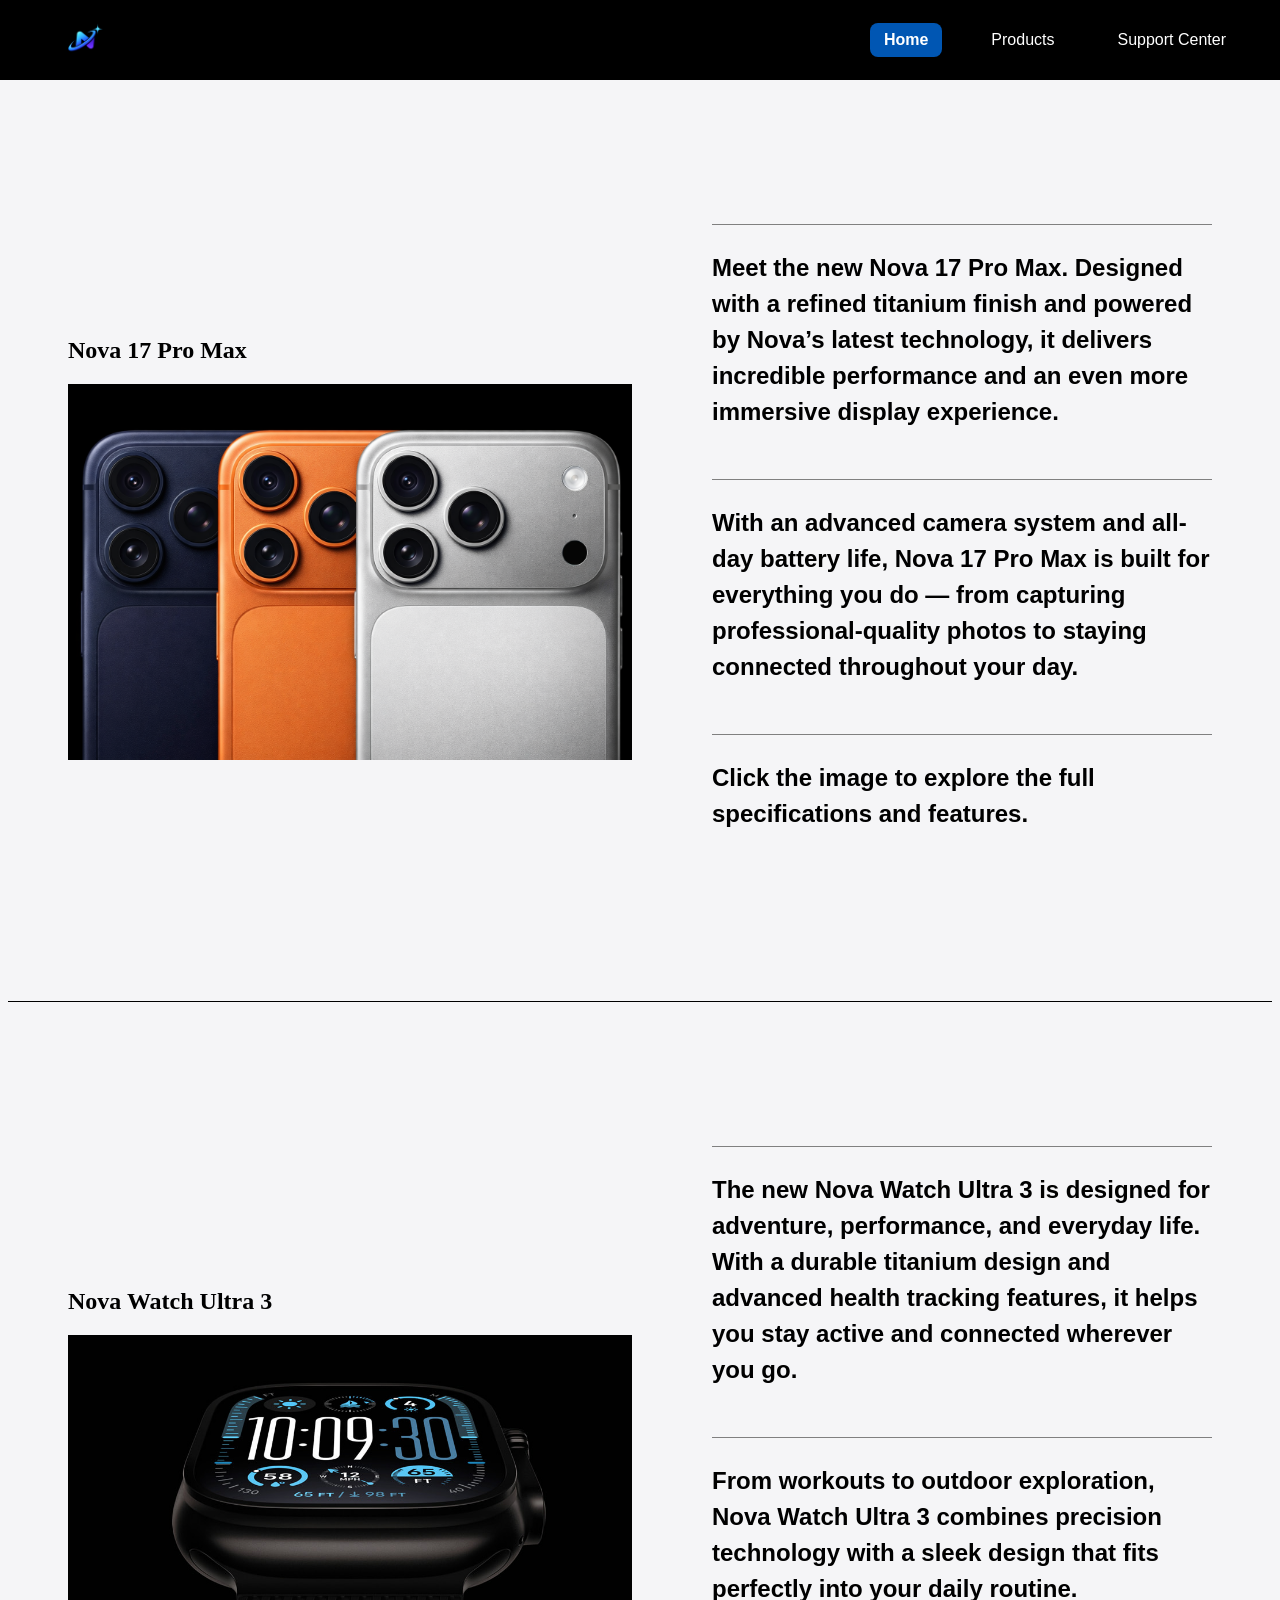
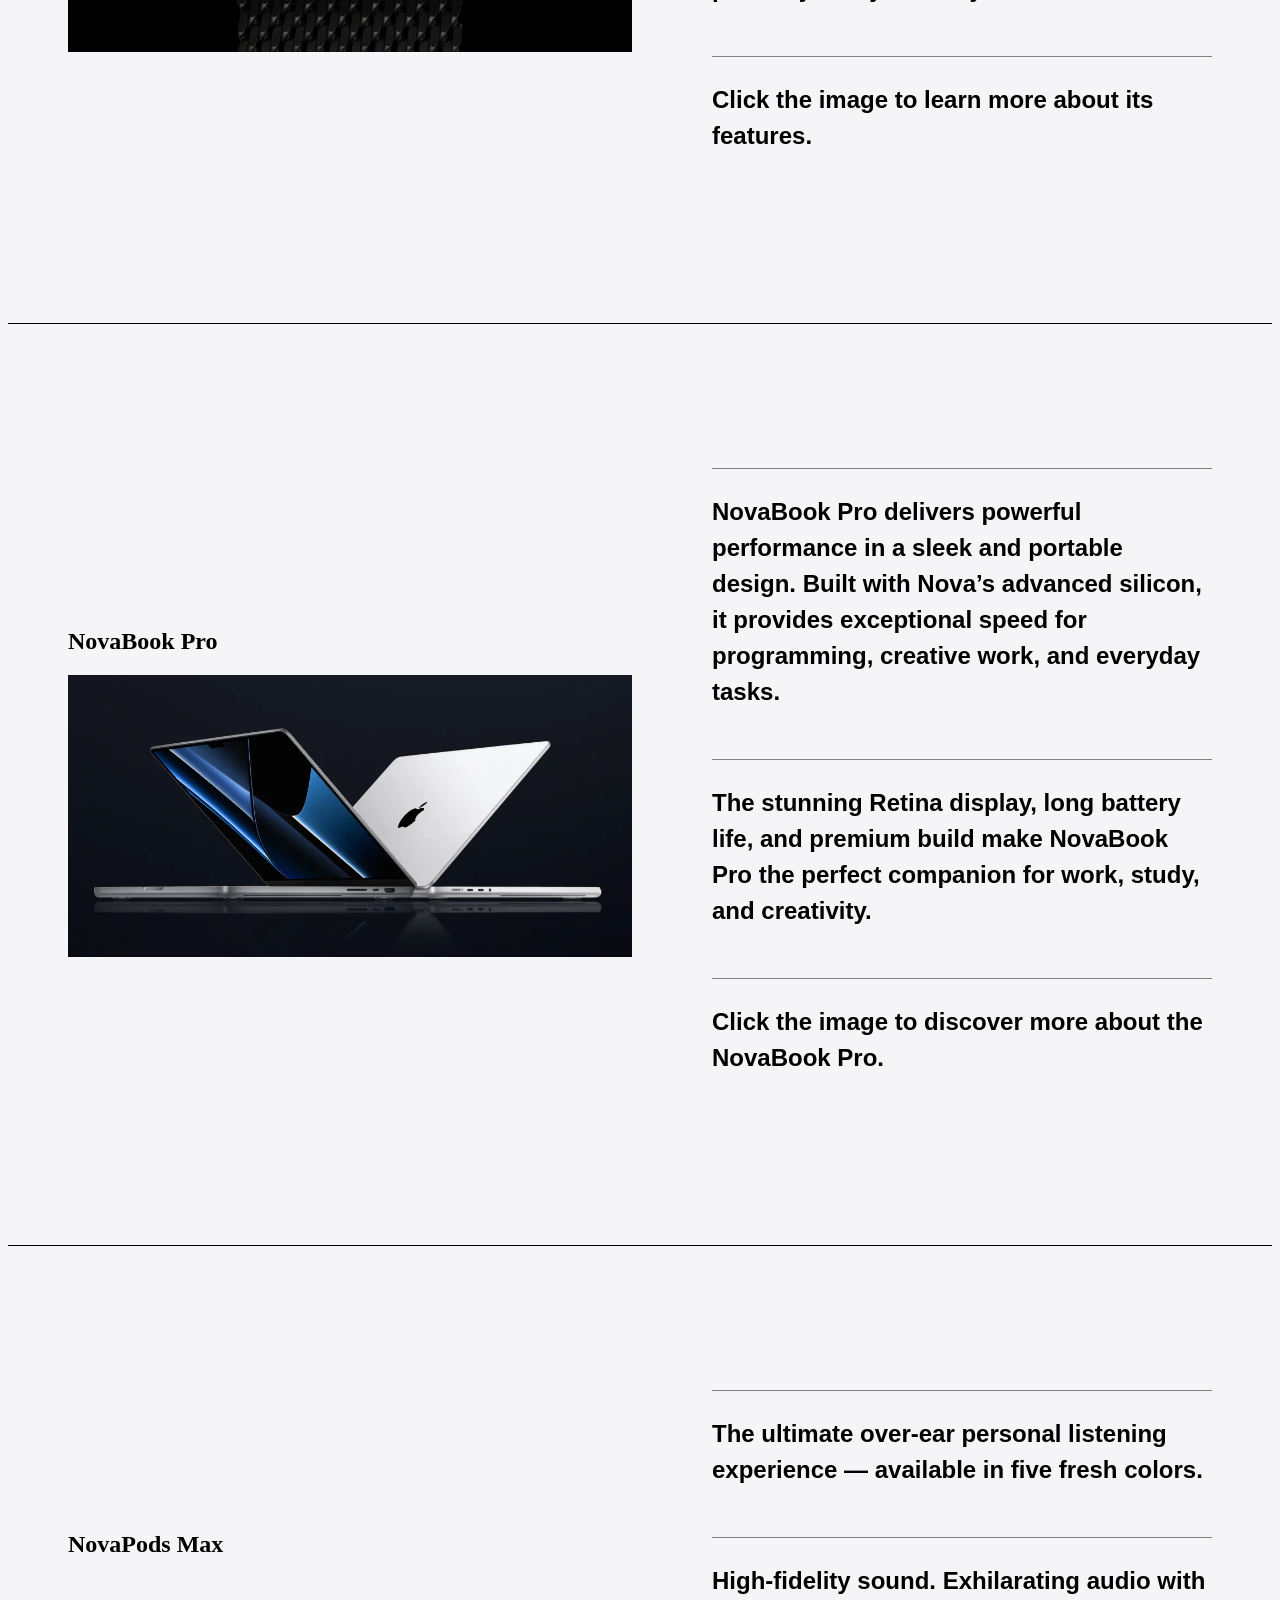
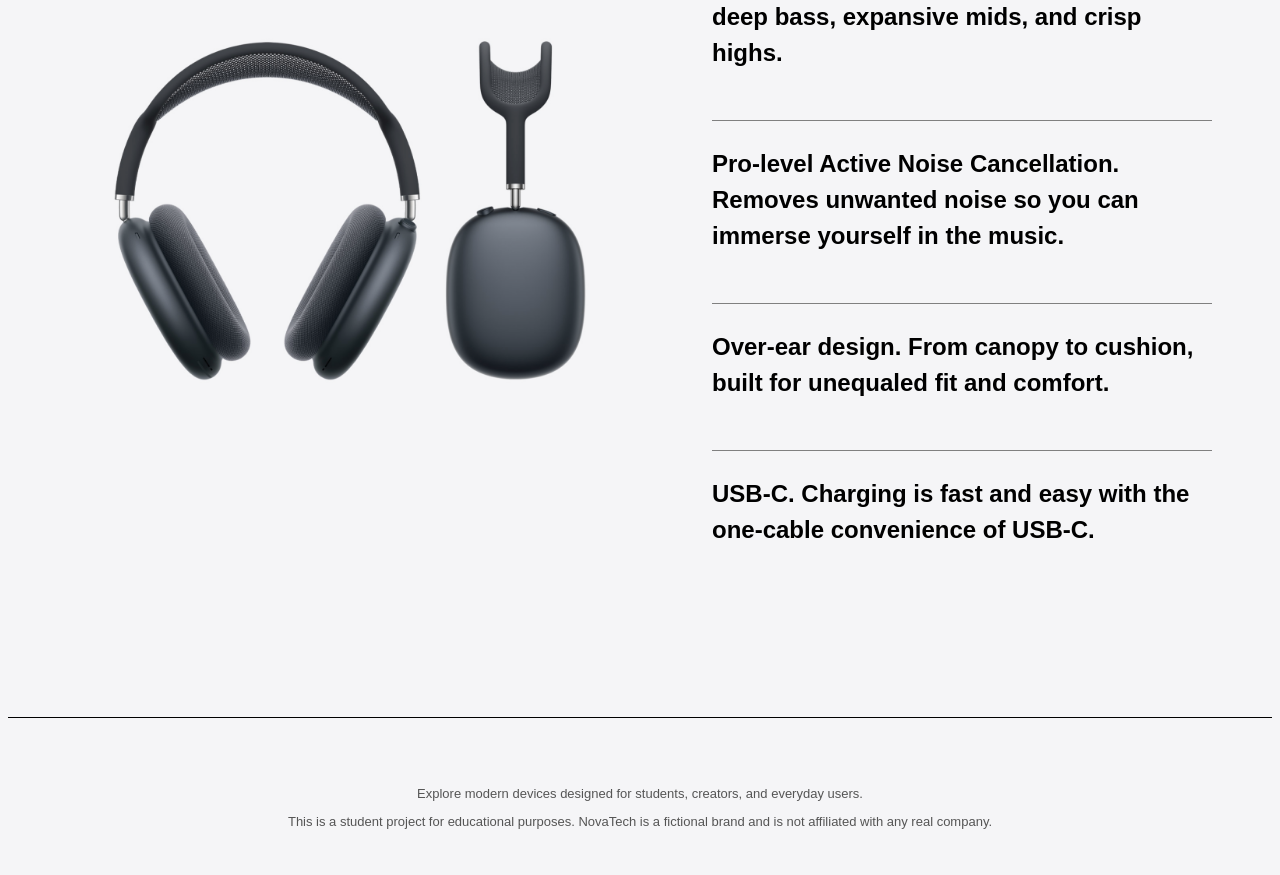
<file: index.html>
<!DOCTYPE html>
<html lang="en">
<head>
    <meta charset="UTF-8">
    <link rel="stylesheet" href="Style.css">
    <link rel="icon" type="image/png" href="Pictures/NovaTech_favicon.png">
    <title>NovaTech | Home</title>
</head>
<body>
<header class="header">
    <img src="Pictures/NovaTech_favicon.png" alt="Logo" class="logo-img">
    <nav>
        <a href="index.html" class="active">Home</a>
        <a href="Products.html">Products</a>
        <a href="Support_Center.html">Support Center</a>
    </nav>
</header>

<!-- iPhone product section displayed on homepage -->
<section class="homeSection">
    <div>
        <h1>Nova 17 Pro Max</h1> <!-- Product title -->

        <!-- Image linking to the product section -->
        <a href="Products.html#iPhone">
            <img src="Pictures/iPhone-17-Pro-Max.png" class="makeBigger" alt="Nova 17 Pro Max">
        </a>
    </div>

    <!-- Product description -->
    <div class="homeText">
        <p class = "feature">
            Meet the new Nova 17 Pro Max. Designed with a refined titanium finish
            and powered by Nova’s latest technology, it delivers incredible performance
            and an even more immersive display experience.
        </p>
        <p class = "feature">
            With an advanced camera system and all-day battery life, Nova 17 Pro Max
            is built for everything you do — from capturing professional-quality photos
            to staying connected throughout your day.
        </p>
        <p class = "feature">
            Click the image to explore the full specifications and features.
        </p>
    </div>

</section>


<!-- Apple Watch product section displayed on homepage-->
<section class="homeSection">
    <div>
        <h1>Nova Watch Ultra 3</h1> <!-- Product title -->

        <!-- image linking to the Product section -->
        <a href="Products.html#AppleWatch">
            <img src="Pictures/Apple-Watch-Ultra-2.png" class="makeBigger" alt="Nova Watch Ultra">
        </a>
    </div>

    <!-- Product description -->
    <div class="homeText">
        <p class = "feature">
            The new Nova Watch Ultra 3 is designed for adventure, performance,
            and everyday life. With a durable titanium design and advanced health
            tracking features, it helps you stay active and connected wherever you go.
        </p>
        <p class = "feature">
            From workouts to outdoor exploration, Nova Watch Ultra 3 combines
            precision technology with a sleek design that fits perfectly into
            your daily routine.
        </p>
        <p class = "feature">
            Click the image to learn more about its features.
        </p>
    </div>

</section>


<!-- MacBook product section displayed on homepage -->
<section class="homeSection">
    <div>
        <h1>NovaBook Pro</h1> <!-- Product title -->

        <!-- image linking to the product section -->
        <a href="Products.html#MacBook">
            <img src="Pictures/MacBookProProducts.jpg" class = "makeBigger" alt="NovaBook Pro Picture">
        </a>
    </div>

    <!-- Product description -->
    <div class="homeText">
        <p class = "feature">
            NovaBook Pro delivers powerful performance in a sleek and portable design.
            Built with Nova’s advanced silicon, it provides exceptional speed for
            programming, creative work, and everyday tasks.
        </p>
        <p class = "feature">
            The stunning Retina display, long battery life, and premium build
            make NovaBook Pro the perfect companion for work, study, and creativity.
        </p>
        <p class = "feature">
            Click the image to discover more about the NovaBook Pro.
        </p>
    </div>

</section>

<!-- AirPods product section displayed on homepage -->
<section class = "homeSection">
    <div>
        <h1>NovaPods Max</h1> <!-- Product title -->

        <!-- Image linking to the product section -->
        <a href ="Products.html#AirPods">
            <img src = "Pictures/AirPodsMax.png" class = makeBigger alt = "NovaPods Max">
        </a>
    </div>

    <!-- Product description -->
    <div class = "homeText">
        <p class = "feature">
            The ultimate over-ear personal listening experience — available in five fresh colors.
        </p>
        <p class = "feature">
            High-fidelity sound. Exhilarating audio with deep bass, expansive mids, and crisp highs.
        </p>
        <p class = "feature">
            Pro-level Active Noise Cancellation.
            Removes unwanted noise so you can immerse yourself in the music.
        </p>
        <p class = "feature">
            Over-ear design. From canopy to cushion, built for unequaled fit and comfort.
        </p>
        <p class = "feature">
            USB‑C. Charging is fast and easy with the one‑cable convenience of USB‑C.
        </p>
    </div>
</section>

<footer class="footer">
    <p>Explore modern devices designed for students, creators, and everyday users.</p>
    <p>This is a student project for educational purposes. NovaTech is a fictional brand and is not affiliated with any real company.</p>
</footer>

</body>
</html>
</file>
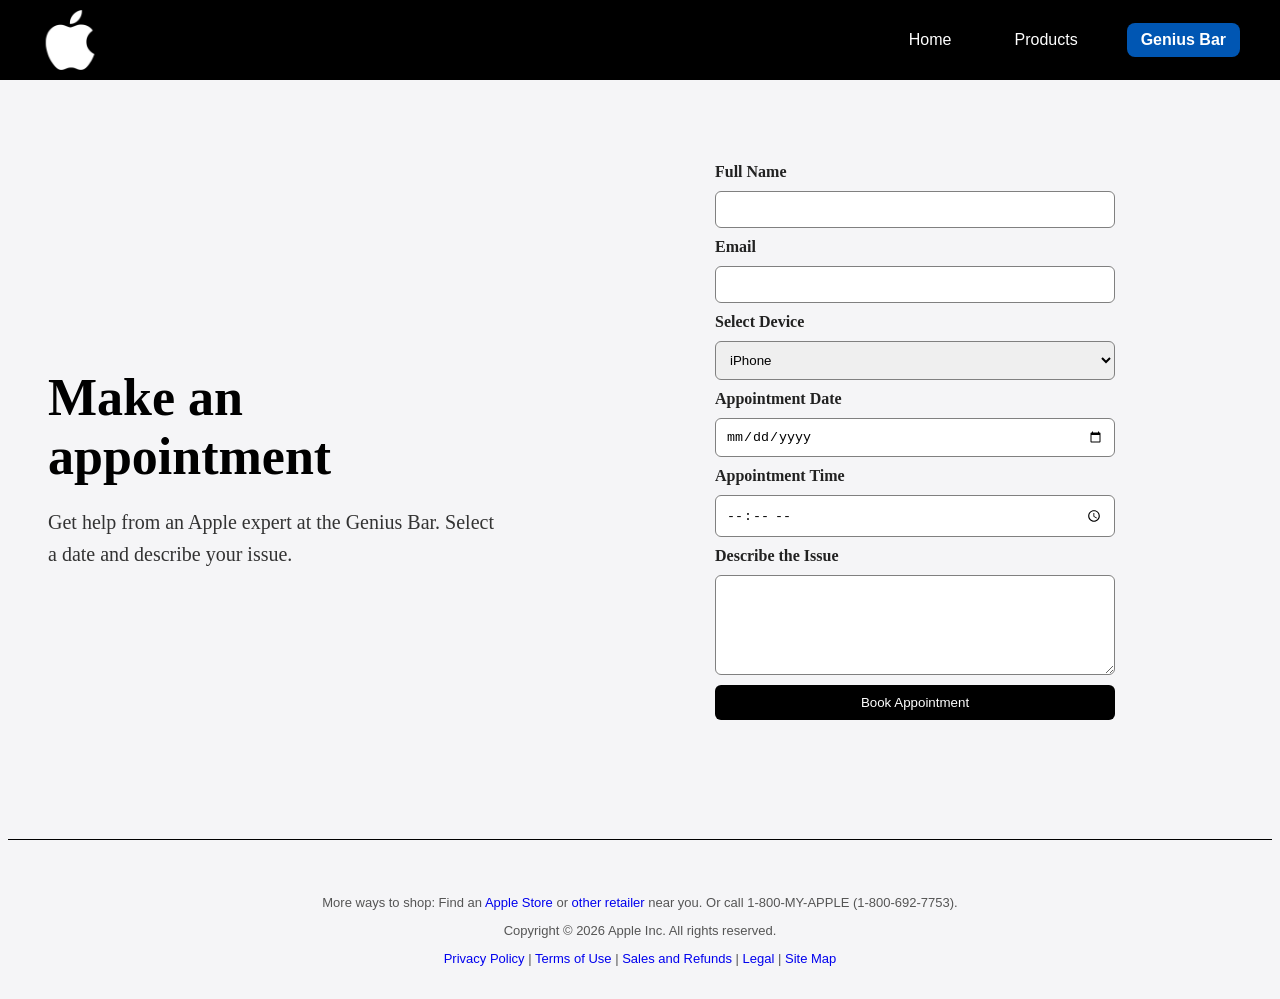
<file: Genius_Bar.html>
<!DOCTYPE html>
<html lang="en">
<head>
    <meta charset="UTF-8">
    <link rel="stylesheet" href="Style.css">
    <link rel="icon" type="image/png" href="Pictures/Apple_favicon.png">
    <title>Genius Bar | Apple Store</title>
</head>
<body>

<!-- header with navigation menu -->
<header class="header">

    <!-- I tried to display the logo at the logo at the navigation menu but it did not worked -->
    <img src="Pictures/Apple-Logo-White.png" alt="Logo" class="logo-img">

    <!-- navigation links to other pages -->
    <nav>
        <a href="index.html">Home</a>
        <a href="Products.html">Products</a>
        <a href="Genius_Bar.html" class = "active">Genius Bar</a>
    </nav>

</header>

<!-- Main Genius Bar section -->
<section class = "geniusContainer">

    <!-- Text displaying the purpose of the page -->
    <div class = "geniusText">
        <h1>Make an appointment</h1> <!-- Section title -->
        <p>Get help from an Apple expert at the Genius Bar. Select a date and describe your issue.</p>
    </div>

        <!-- Appointment form -->
    <form class = "appointmentForm">

        <!-- User name input -->
        <label>Full Name</label>
        <input type = "text" required>

        <!-- Email input -->
        <label>Email</label>
        <input type = "email" required>

        <!-- Device selection dropdown -->
        <label>Select Device</label>
        <select>
            <option>iPhone</option>
            <option>MacBook</option>
            <option>Apple Watch</option>
            <option>AirPods</option>
        </select>

        <!-- Appointment date -->
        <label>Appointment Date</label>
        <input type = "date" required>

        <!-- Appointment time -->
        <label>Appointment Time</label>
        <input type = "time" required>

        <!-- Text area to describe the problem -->
        <label>Describe the Issue</label>
        <textarea rows = "4"></textarea>

        <!-- Submit button -->
        <button type = "submit">Book Appointment</button>

            <!-- Confirmation message after submission -->
            <p id = "confirmation"></p>
    </form>
</section>


<!-- Footer with store information and links -->
<footer class = "footer">

    <!-- External links to Apple resources -->
    More ways to shop: Find an <a href = "https://www.apple.com" target = "_blank">Apple Store</a> or
    <a href = "https://locate.apple.com" target = "_blank">other retailer</a> near you. Or call 1-800-MY-APPLE (1-800-692-7753).
    <p>
        Copyright © 2026 Apple Inc. All rights reserved.
    </p>

    <!-- Policy and legal links -->
    <a href= "https://www.apple.com/legal/privacy/" target="_blank">Privacy Policy </a>|
    <a href = "https://www.apple.com/legal/internet-services/terms/site.html" target = "_blank">Terms of Use</a> |
    <a href = "https://www.apple.com/legal/sales-support/sales-policies/retail_us.html" target = "_blank">Sales and Refunds</a> |
    <a href = "https://www.apple.com/legal/sales-support/sales-policies/retail_us.html" target = "_blank">Legal </a> |
    <a href = "https://www.apple.com/sitemap/" target = "_blank">Site Map</a>
</footer>


<!-- JavaScript to handle form submission -->
<script>

    // Select the form and listen for submit event
    document.querySelector(".appointmentForm").addEventListener("submit", function(e){
        e.preventDefault(); // Prevent page reload after submission

        // Show confirmation message
        document.getElementById("confirmation").innerText =
            "Your Genius Bar appointment has been successfully scheduled.";

    });

</script>

</body>
</html>
</file>
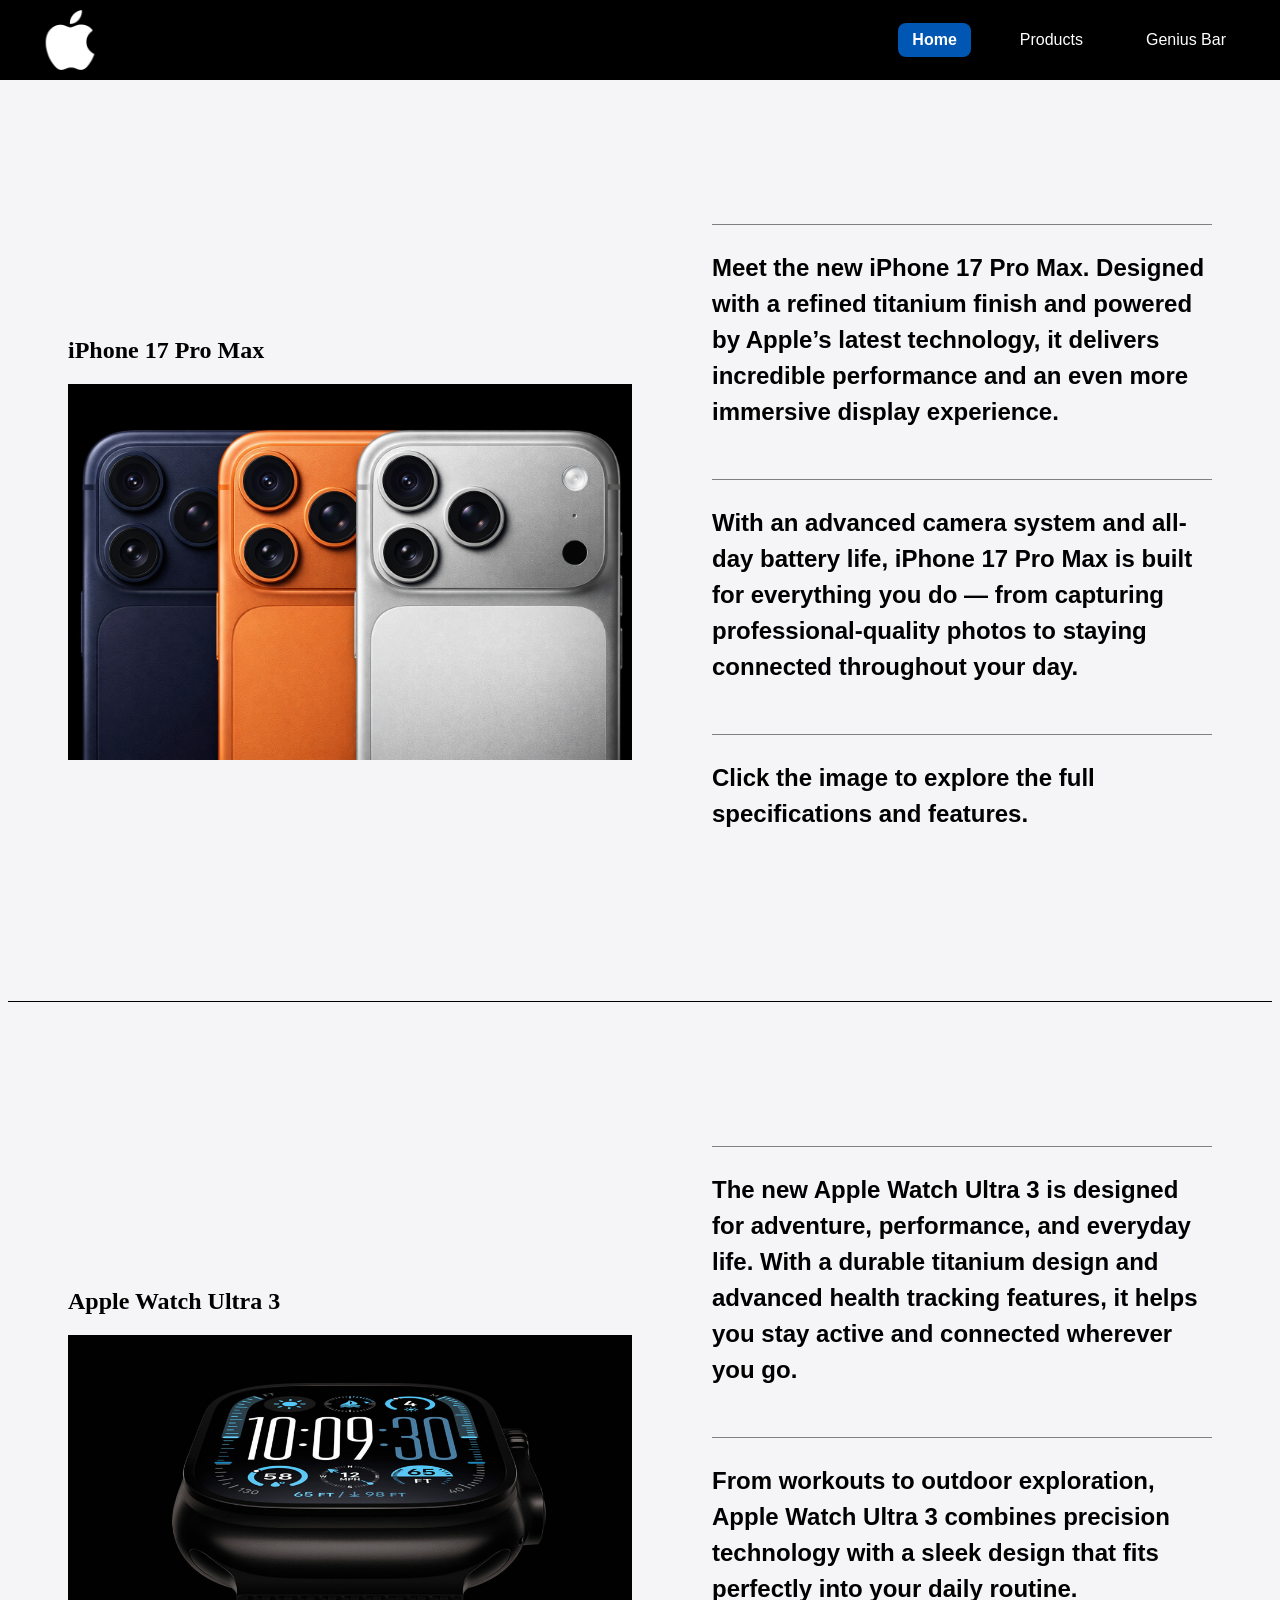
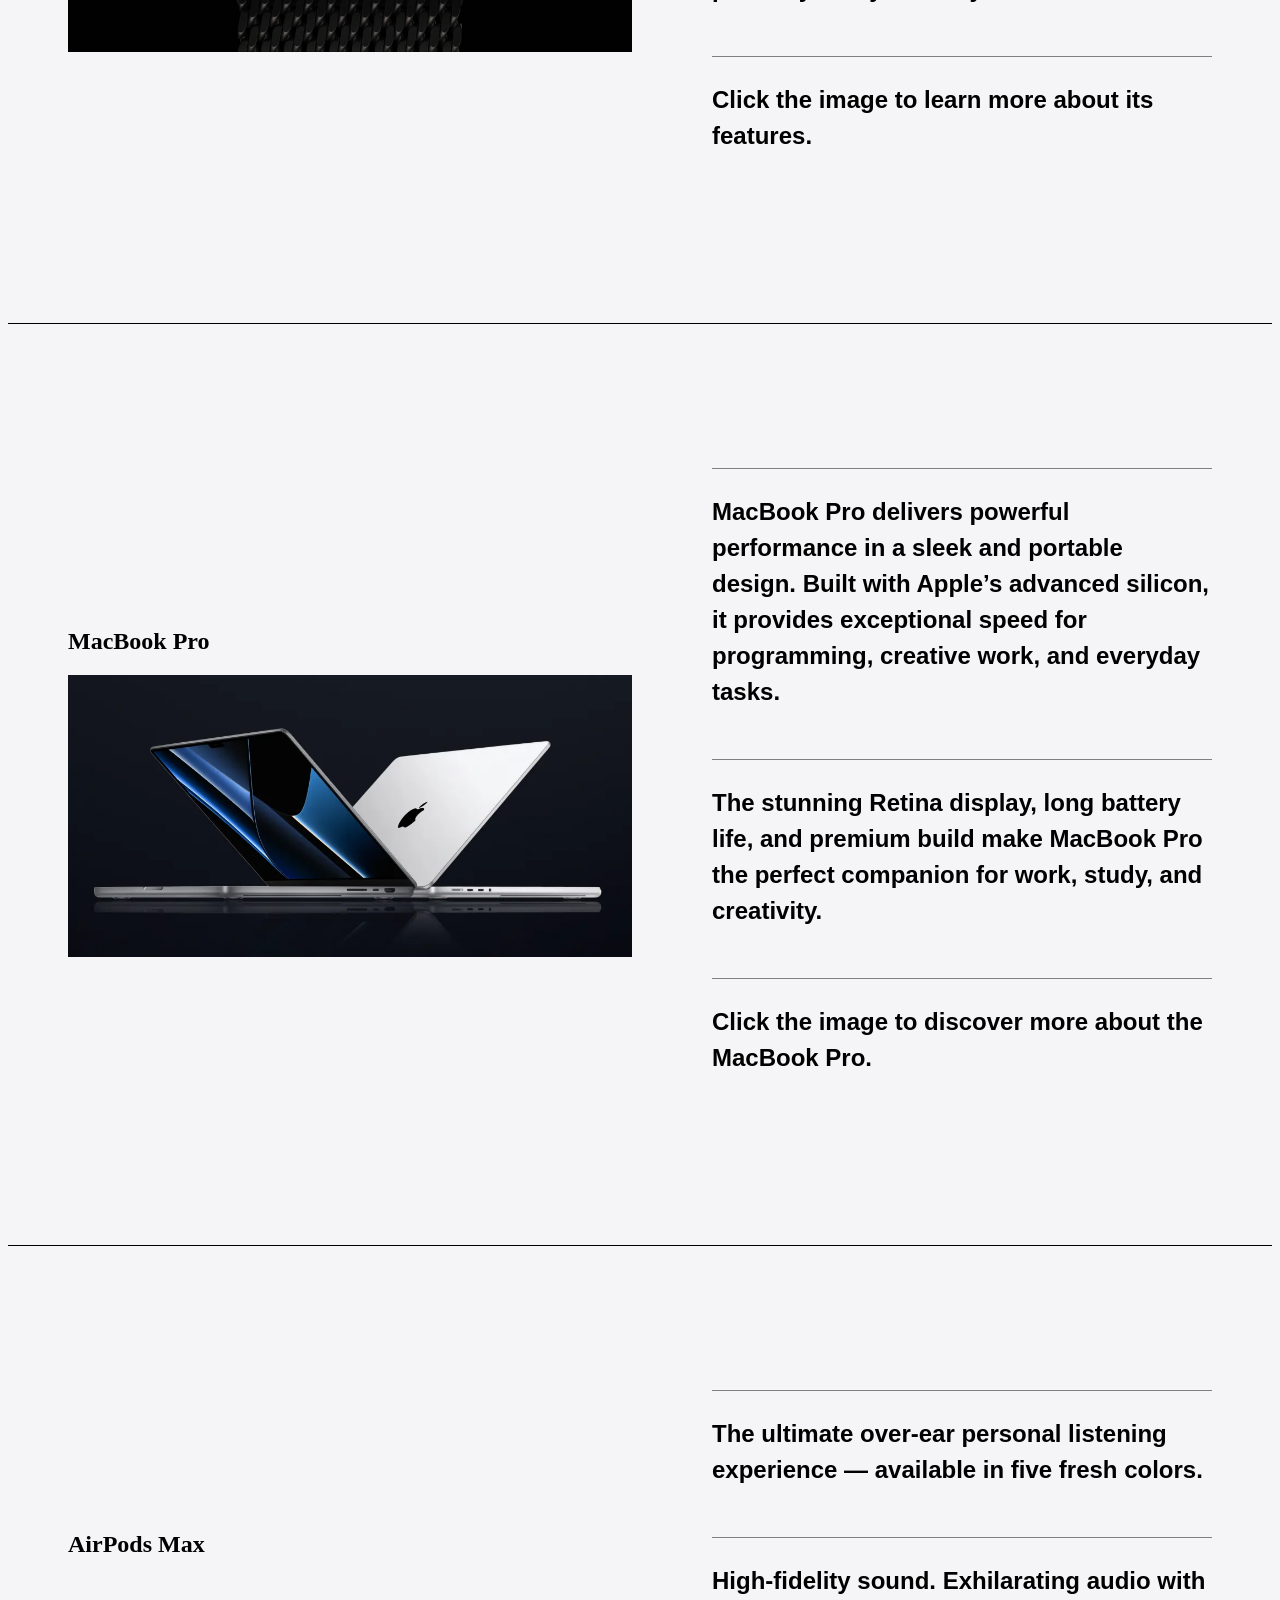
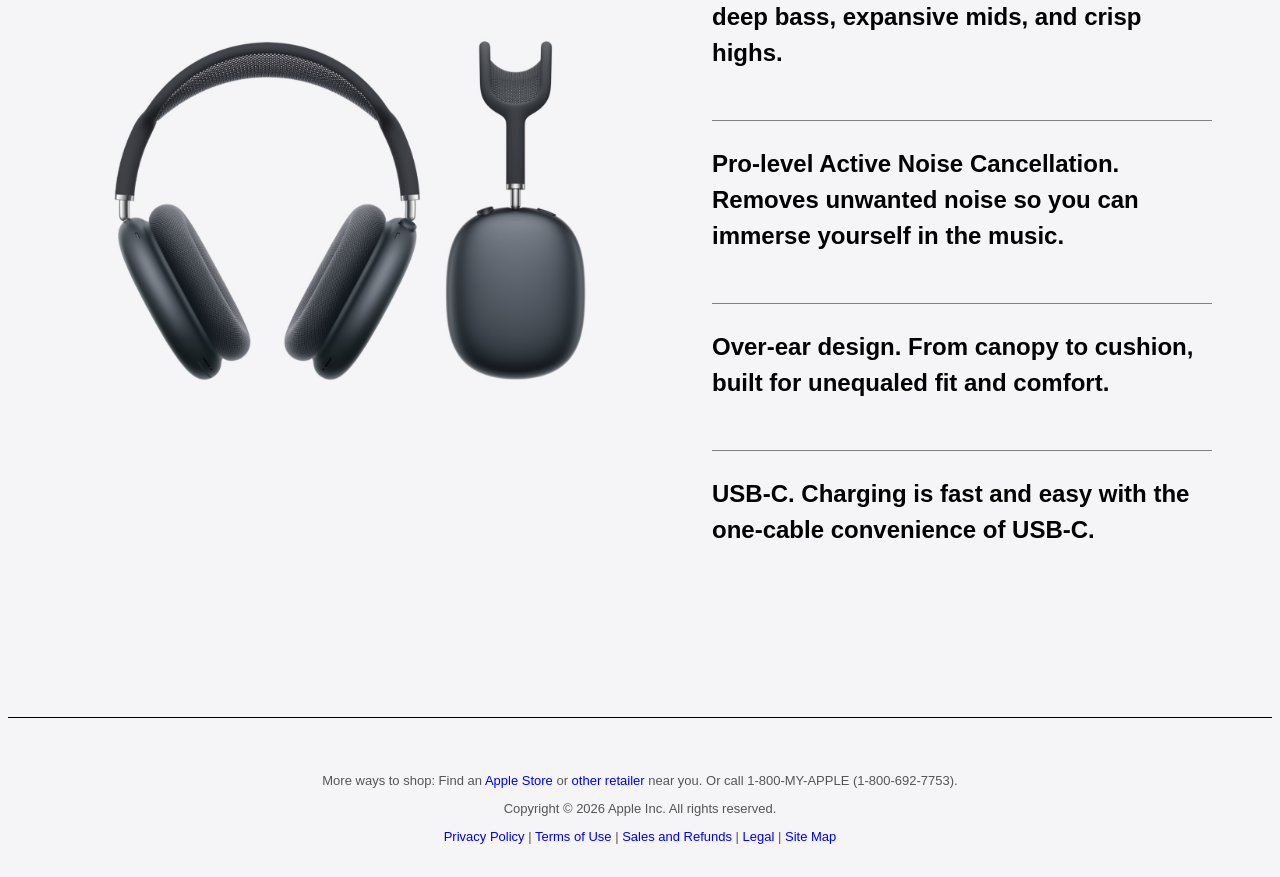
<file: Home_Page.html>
<!DOCTYPE html>
<html lang="en">
<head>
    <meta charset="UTF-8">
    <link rel="stylesheet" href="Style.css">
    <link rel="icon" type="image/png" href="Pictures/Apple_favicon.png">
    <title>Apple Store</title>
</head>
<body>
<header class="header">
    <img src="Pictures/Apple-Logo-White.png" alt="Logo" class="logo-img">
    <nav>
        <a href="Home_Page.html" class="active">Home</a>
        <a href="Products.html">Products</a>
        <a href="Genius_Bar.html">Genius Bar</a>
    </nav>
</header>

<!-- iPhone product section displayed on homepage -->
<section class="homeSection">
    <div>
        <h1>iPhone 17 Pro Max</h1> <!-- Product title -->

        <!-- Image linking to the product section -->
        <a href="Products.html#iPhone">
            <img src="Pictures/iPhone-17-Pro-Max.png" class="makeBigger" alt="iPhone 17 Pro Max">
        </a>
    </div>

    <!-- Product description -->
    <div class="homeText">
        <p class = "feature">
            Meet the new iPhone 17 Pro Max. Designed with a refined titanium finish
            and powered by Apple’s latest technology, it delivers incredible performance
            and an even more immersive display experience.
        </p>
        <p class = "feature">
            With an advanced camera system and all-day battery life, iPhone 17 Pro Max
            is built for everything you do — from capturing professional-quality photos
            to staying connected throughout your day.
        </p>
        <p class = "feature">
            Click the image to explore the full specifications and features.
        </p>
    </div>

</section>


<!-- Apple Watch product section displayed on homepage-->
<section class="homeSection">
    <div>
        <h1>Apple Watch Ultra 3</h1> <!-- Product title -->

        <!-- image linking to the Product section -->
        <a href="Products.html#AppleWatch">
            <img src="Pictures/Apple-Watch-Ultra-2.png" class="makeBigger" alt="Apple Watch Ultra">
        </a>
    </div>

    <!-- Product description -->
    <div class="homeText">
        <p class = "feature">
            The new Apple Watch Ultra 3 is designed for adventure, performance,
            and everyday life. With a durable titanium design and advanced health
            tracking features, it helps you stay active and connected wherever you go.
        </p>
        <p class = "feature">
            From workouts to outdoor exploration, Apple Watch Ultra 3 combines
            precision technology with a sleek design that fits perfectly into
            your daily routine.
        </p>
        <p class = "feature">
            Click the image to learn more about its features.
        </p>
    </div>

</section>


<!-- MacBook product section displayed on homepage -->
<section class="homeSection">
    <div>
        <h1>MacBook Pro</h1> <!-- Product title -->

        <!-- image linking to the product section -->
        <a href="Products.html#MacBook">
            <img src="Pictures/MacBookProProducts.jpg" class = "makeBigger" alt="MacBook Pro Picture">
        </a>
    </div>

    <!-- Product description -->
    <div class="homeText">
        <p class = "feature">
            MacBook Pro delivers powerful performance in a sleek and portable design.
            Built with Apple’s advanced silicon, it provides exceptional speed for
            programming, creative work, and everyday tasks.
        </p>
        <p class = "feature">
            The stunning Retina display, long battery life, and premium build
            make MacBook Pro the perfect companion for work, study, and creativity.
        </p>
        <p class = "feature">
            Click the image to discover more about the MacBook Pro.
        </p>
    </div>

</section>

<!-- AirPods product section displayed on homepage -->
<section class = "homeSection">
    <div>
        <h1>AirPods Max</h1> <!-- Product title -->

        <!-- Image linking to the product section -->
        <a href ="Products.html#AirPods">
            <img src = "Pictures/AirPodsMax.png" class = makeBigger alt = "AirPods Max">
        </a>
    </div>

    <!-- Product description -->
    <div class = "homeText">
        <p class = "feature">
            The ultimate over-ear personal listening experience — available in five fresh colors.
        </p>
        <p class = "feature">
            High-fidelity sound. Exhilarating audio with deep bass, expansive mids, and crisp highs.
        </p>
        <p class = "feature">
            Pro-level Active Noise Cancellation.
            Removes unwanted noise so you can immerse yourself in the music.
        </p>
        <p class = "feature">
            Over-ear design. From canopy to cushion, built for unequaled fit and comfort.
        </p>
        <p class = "feature">
            USB‑C. Charging is fast and easy with the one‑cable convenience of USB‑C.
        </p>
    </div>
</section>

<footer class = "footer">
    More ways to shop: Find an <a href = "https://www.apple.com" target = "_blank">Apple Store</a> or
    <a href = "https://locate.apple.com" target = "_blank">other retailer</a> near you. Or call 1-800-MY-APPLE (1-800-692-7753).
    <p>
     Copyright © 2026 Apple Inc. All rights reserved.
    </p>
    <a href= "https://www.apple.com/legal/privacy/" target="_blank">Privacy Policy </a>|
    <a href = "https://www.apple.com/legal/internet-services/terms/site.html" target = "_blank">Terms of Use</a> |
    <a href = "https://www.apple.com/legal/sales-support/sales-policies/retail_us.html" target = "_blank">Sales and Refunds</a> |
    <a href = "https://www.apple.com/legal/sales-support/sales-policies/retail_us.html" target = "_blank">Legal </a> |
    <a href = "https://www.apple.com/sitemap/" target = "_blank">Site Map</a>
</footer>

</body>
</html>
</file>
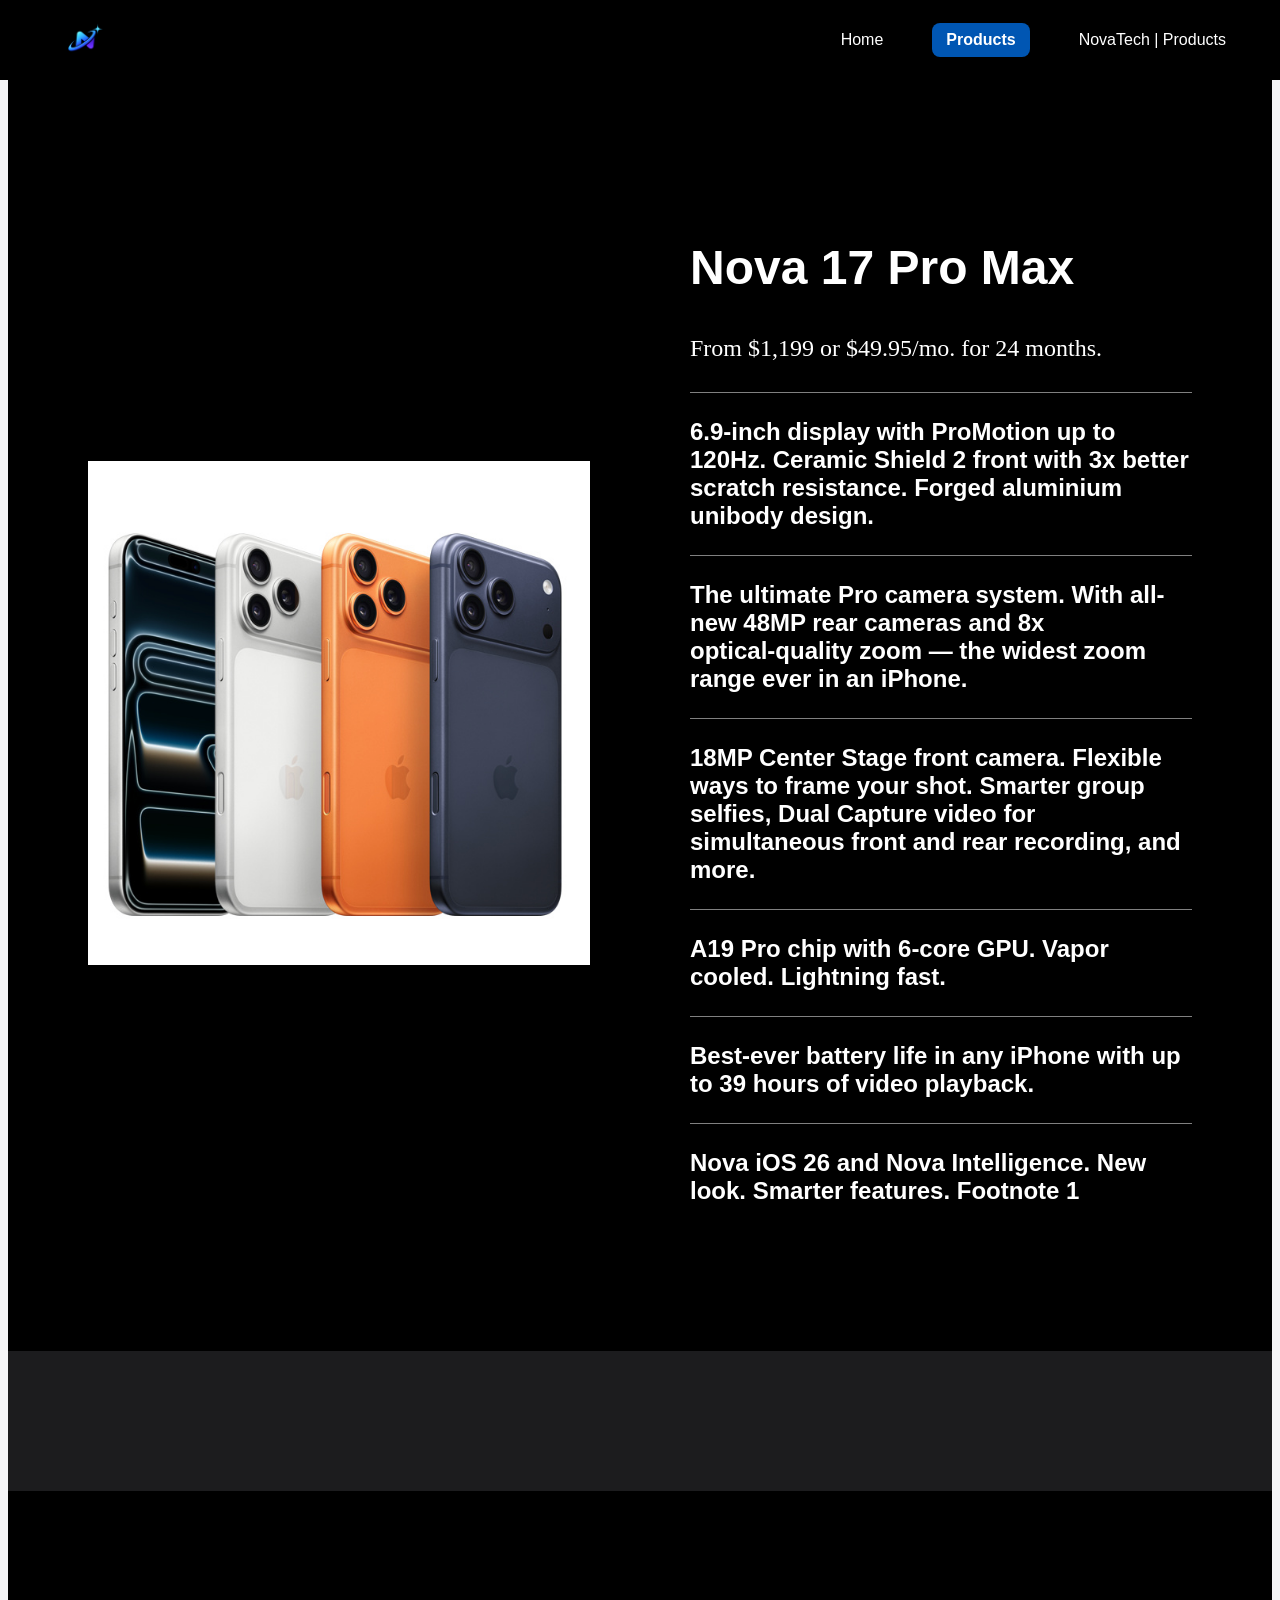
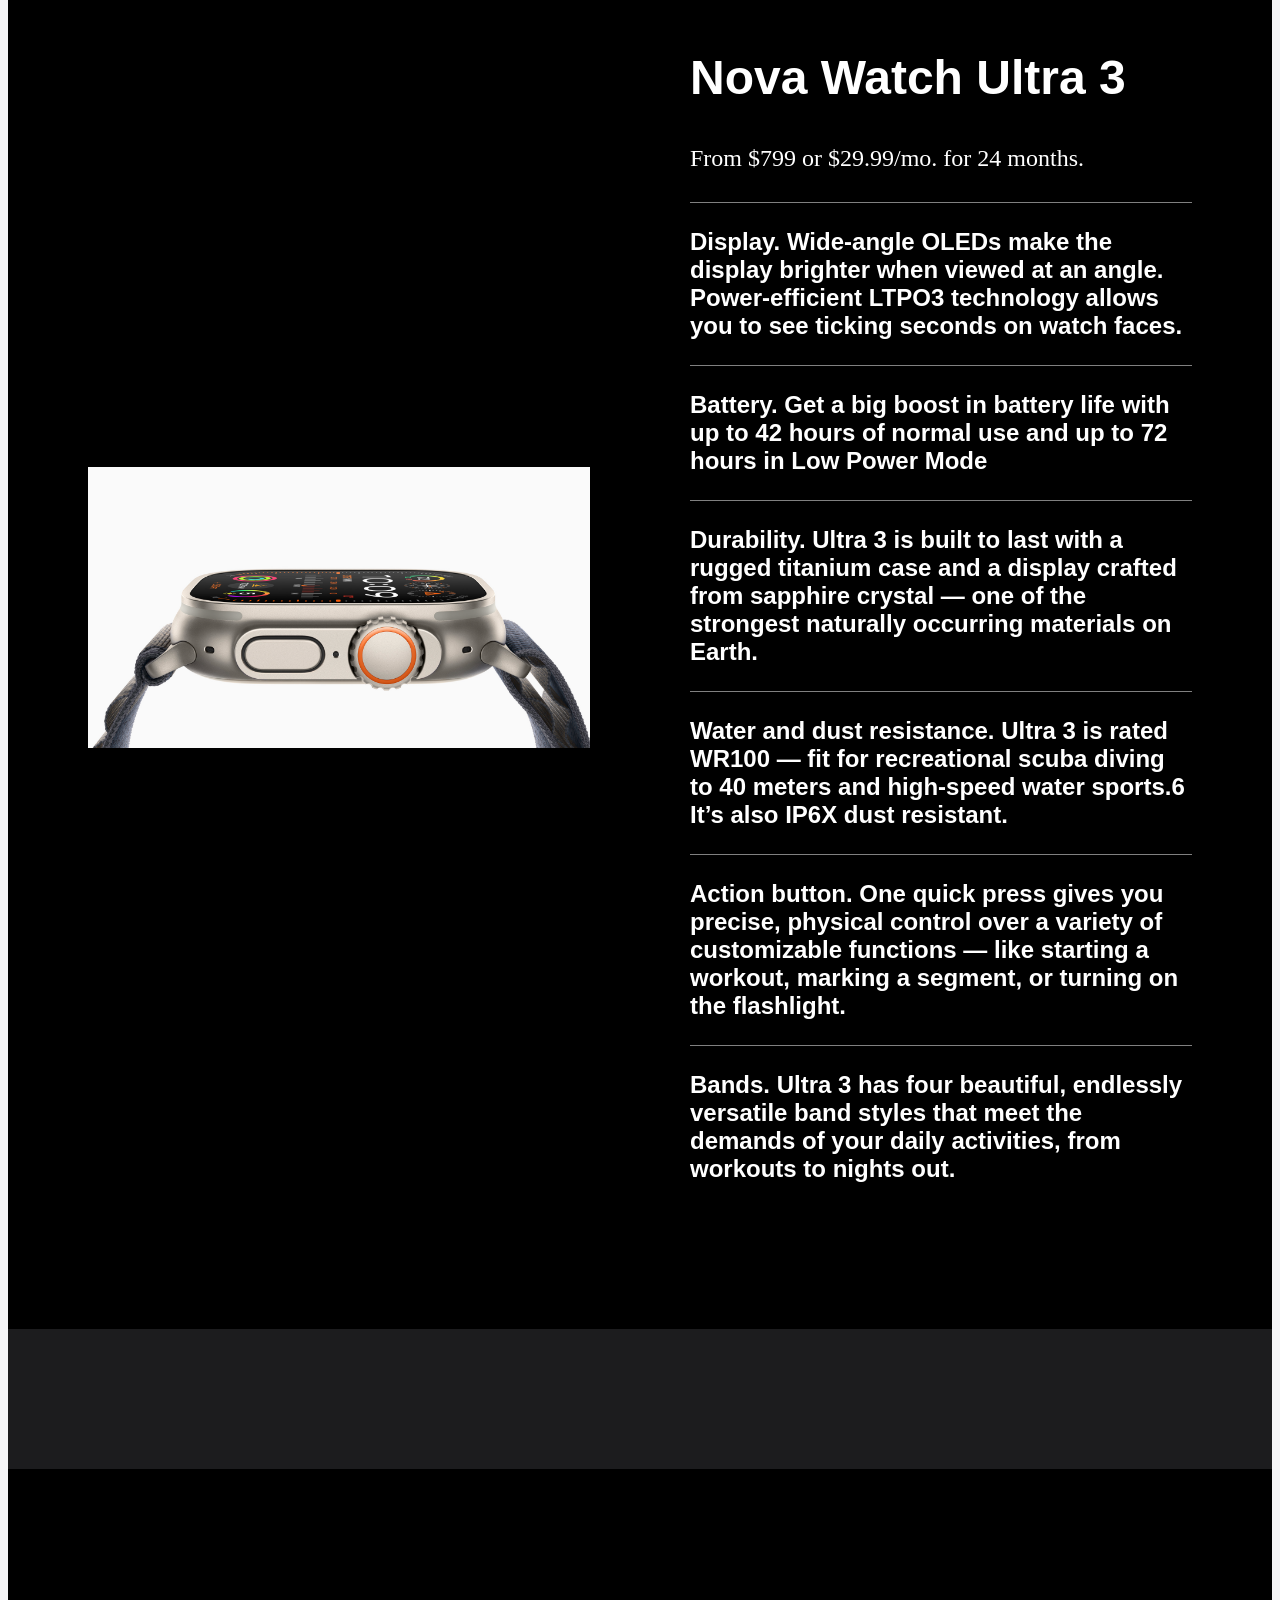
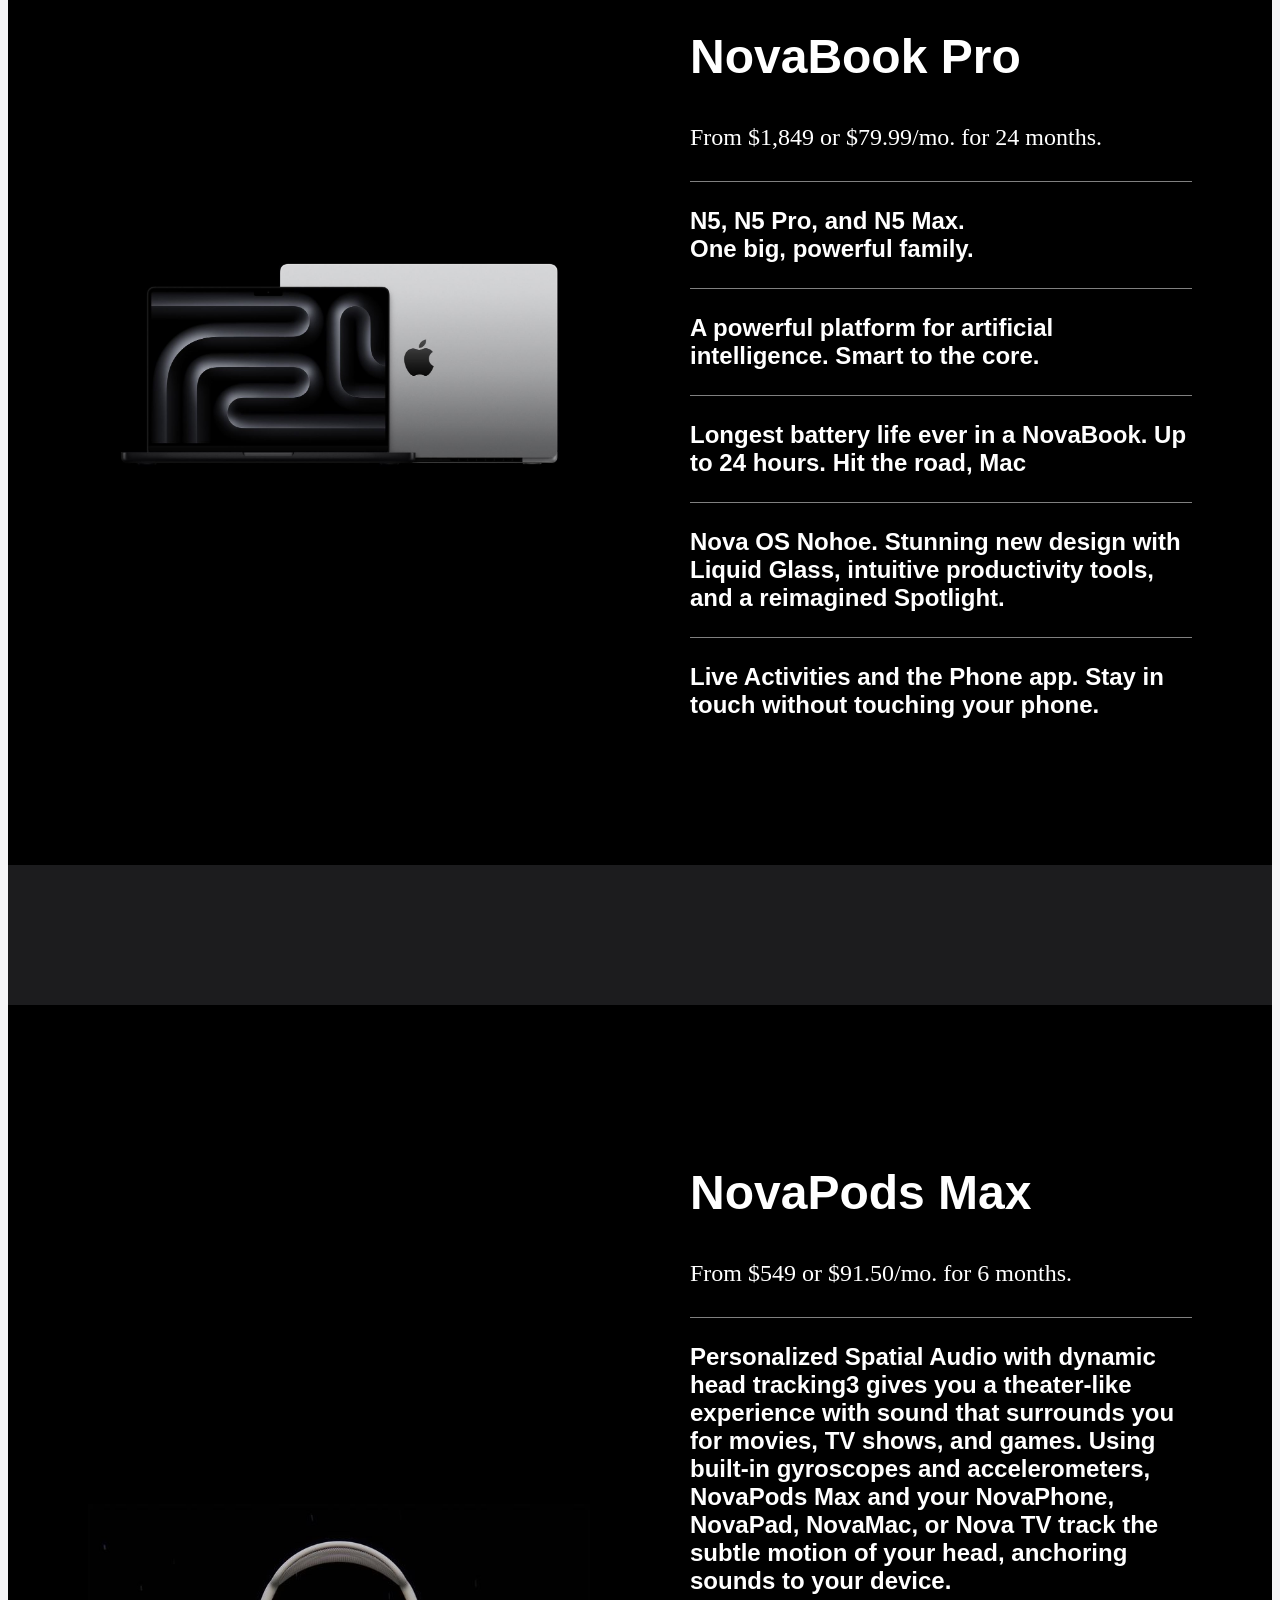
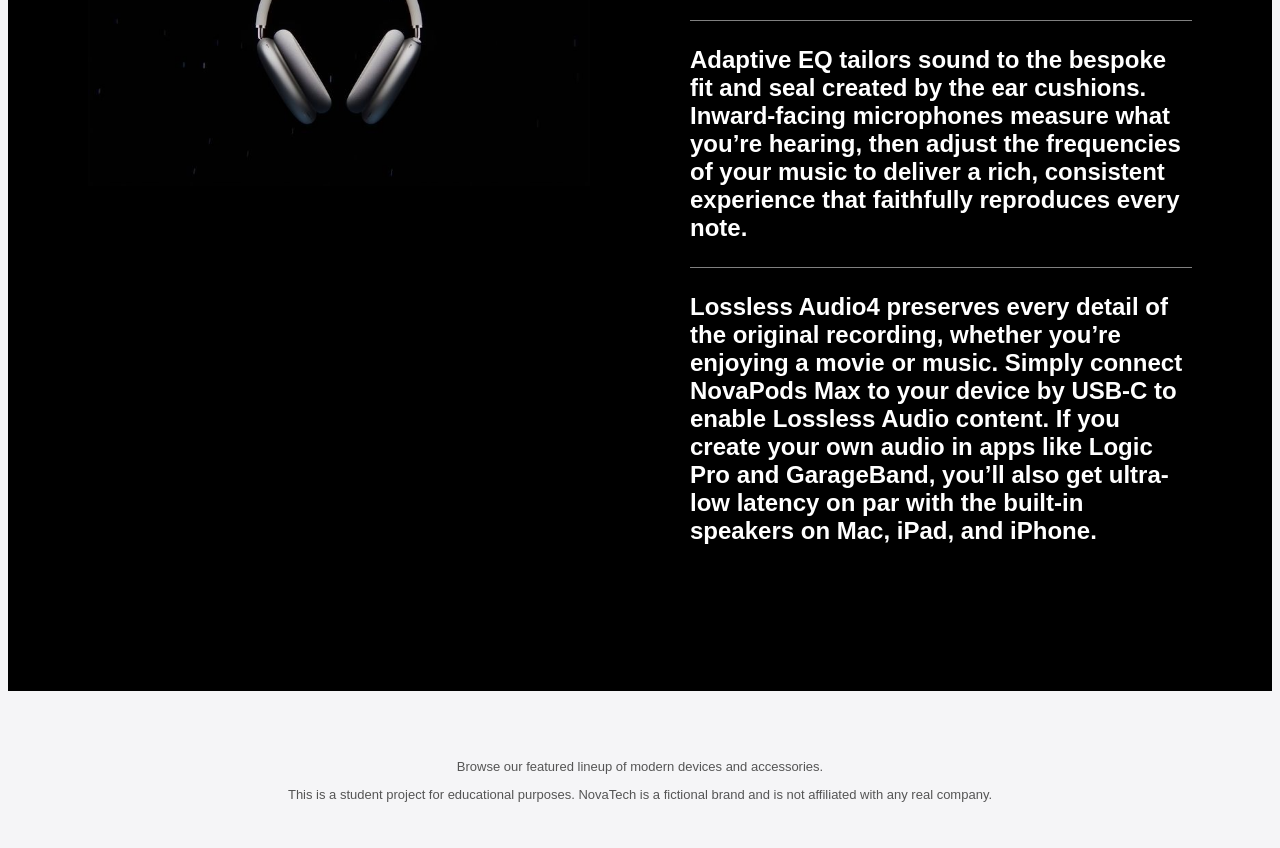
<file: Products.html>
<!DOCTYPE html>
<html lang="en">
<head>
    <meta charset="UTF-8">
    <link rel="stylesheet" href="Style.css">
    <link rel="icon" type="image/png" href="Pictures/NovaTech_favicon.png">
    <title>Nova Tech | Products</title>
</head>
<body>
<header class="header">

    <img src="Pictures/NovaTech_favicon.png" alt="Logo" class="logo-img">

    <nav>
        <a href="index.html">Home</a>
        <a href="Products.html" class="active">Products</a>
        <a href="Support_Center.html">NovaTech | Products</a>
    </nav>

</header>

<!-- Nova product section -->
<section  id = "iPhone" class = "ProductSection darkSection">

    <!-- Left side image -->
    <div class = "ProductLeft">
        <img src = "Pictures/iPhoneProduct-Section.png" alt = "Photo of Nova 17 Pro Max">
    </div>

    <!-- Right side product description -->
    <div class = "ProductRight">
        <h1>Nova 17 Pro Max</h1> <!-- Product name -->
        <p class = "price">From $1,199 or $49.95/mo. for 24 months.</p> <!-- Product price -->

        <!-- feature list -->
        <div class = "feature">
            6.9-inch display with ProMotion up to 120Hz. Ceramic Shield 2 front with 3x better scratch resistance. Forged aluminium unibody design.
        </div>
        <div class = "feature">
            The ultimate Pro camera system. With all-new 48MP rear cameras and 8x optical‑quality zoom — the widest zoom range ever in an iPhone.
        </div>
        <div class = "feature">
        18MP Center Stage front camera. Flexible ways to frame your shot. Smarter group selfies, Dual Capture video for simultaneous front and rear recording, and more.
        </div>
        <div class = "feature">
            A19 Pro chip with 6‑core GPU. Vapor cooled. Lightning fast.
        </div>
        <div class = "feature">
            Best‑ever battery life in any iPhone with up to 39 hours of video playback.
        </div>
        <div class = "feature">
            Nova iOS 26 and Nova Intelligence. New look. Smarter features. Footnote 1
        </div>
    </div>
</section>

<div class = "grayDivider"></div>

<!-- Apple Watch product section -->
<section id = "AppleWatch" class = "ProductSection darkSection">

    <!-- Left side image -->
    <div class = "ProductLeft">
        <img src = "Pictures/AppleWatchProduct-Section.png" alt = "Photo of Nova Watch Ultra 2">
    </div>

    <!-- Right side product description -->
    <div class = "ProductRight">
        <h1>Nova Watch Ultra 3</h1>  <!-- Product name -->
        <p class = "price">From $799 or $29.99/mo. for 24 months.</p> <!-- Product price -->
        <div class = "feature">
            Display. Wide-angle OLEDs make the display brighter when viewed at an angle. Power-efficient LTPO3 technology allows you to see ticking seconds on watch faces.
        </div>

        <!-- feature list -->
        <div class = "feature">
            Battery. Get a big boost in battery life with up to 42 hours of normal use and up to 72 hours in Low Power Mode
        </div>
        <div class = "feature">
            Durability. Ultra 3 is built to last with a rugged titanium case and a display crafted from sapphire crystal — one of the strongest naturally occurring materials on Earth.
        </div>
        <div class = "feature">
            Water and dust resistance. Ultra 3 is rated WR100 — fit for recreational scuba diving to 40 meters and high-speed water sports.6 It’s also IP6X dust resistant.
        </div>
        <div class = "feature">
            Action button. One quick press gives you precise, physical control over a variety of customizable functions — like starting a workout, marking a segment, or turning on the flashlight.
        </div>
        <div class = "feature">
            Bands. Ultra 3 has four beautiful, endlessly versatile band styles that meet the demands of your daily activities, from workouts to nights out.
        </div>
    </div>

</section>

<div class = "grayDivider"></div>


<!-- MacBook product section -->
<section id = "MacBook" class = "ProductSection darkSection">

    <!-- Left side image -->
    <div class = "ProductLeft">
        <img src = "Pictures/MacBookPro.jpg" alt = "NovaBook Pro Picture">
    </div>

    <!-- Right side product description -->
    <div class = "ProductRight">
        <h1>NovaBook Pro</h1> <!-- Product name -->
        <p class = "price">From $1,849 or $79.99/mo. for 24 months.</p> <!-- Product price -->
        <div class = "feature">
            N5, N5 Pro, and N5 Max.<br>
            One big, powerful family.
        </div>

        <!-- feature list -->
        <div class = "feature">
            A powerful platform for artificial intelligence. Smart to the core.
        </div>
        <div class = "feature">
            Longest battery life ever in a NovaBook. Up to 24 hours. Hit the road, Mac
        </div>
        <div class = "feature">
            Nova OS Nohoe. Stunning new design with Liquid Glass, intuitive productivity tools, and a reimagined Spotlight.
        </div>
        <div class = "feature">
            Live Activities and the Phone app. Stay in touch without touching your phone.
        </div>
    </div>
</section>

<div class = "grayDivider"></div>

<!-- AirPods Max product description -->
<section id = "AirPods" class = "ProductSection darkSection">

    <!-- Left side image -->
    <div class = "ProductLeft">
        <img src = "Pictures/AirPodsMaxProducts.jpg" alt = "NovaPods Max">
    </div>

    <!-- Right side product description -->
    <div class = "ProductRight">
        <h1>NovaPods Max</h1> <!-- Product name -->
        <p class = "price">
            From $549 or $91.50/mo. for 6 months. <!-- Product price -->
        </p>

        <!-- Feature list -->
        <div class = "feature">
            Personalized Spatial Audio with dynamic head tracking3 gives you a theater‑like experience with sound that
            surrounds you for movies, TV shows, and games. Using built-in gyroscopes and accelerometers, NovaPods Max and your NovaPhone, NovaPad, NovaMac,
            or Nova TV track the subtle motion of your head, anchoring sounds to your device.
        </div>
        <div class = "feature">
            Adaptive EQ tailors sound to the bespoke fit and seal created by the ear cushions.
            Inward-facing microphones measure what you’re hearing, then adjust the frequencies of your music to deliver a rich,
            consistent experience that faithfully reproduces every note.
        </div>
        <div class = "feature">
            Lossless Audio4 preserves every detail of the original recording, whether you’re enjoying a movie or music.
            Simply connect NovaPods Max to your device by USB‑C to enable Lossless Audio content.
            If you create your own audio in apps like Logic Pro and GarageBand, you’ll also get ultra-low latency
            on par with the built-in speakers on Mac, iPad, and iPhone.
        </div>
    </div>
</section>

<footer class="footer">
    <p>Browse our featured lineup of modern devices and accessories.</p>
    <p>This is a student project for educational purposes. NovaTech is a fictional brand and is not affiliated with any real company.</p>
</footer>



</body>
</html>
</file>
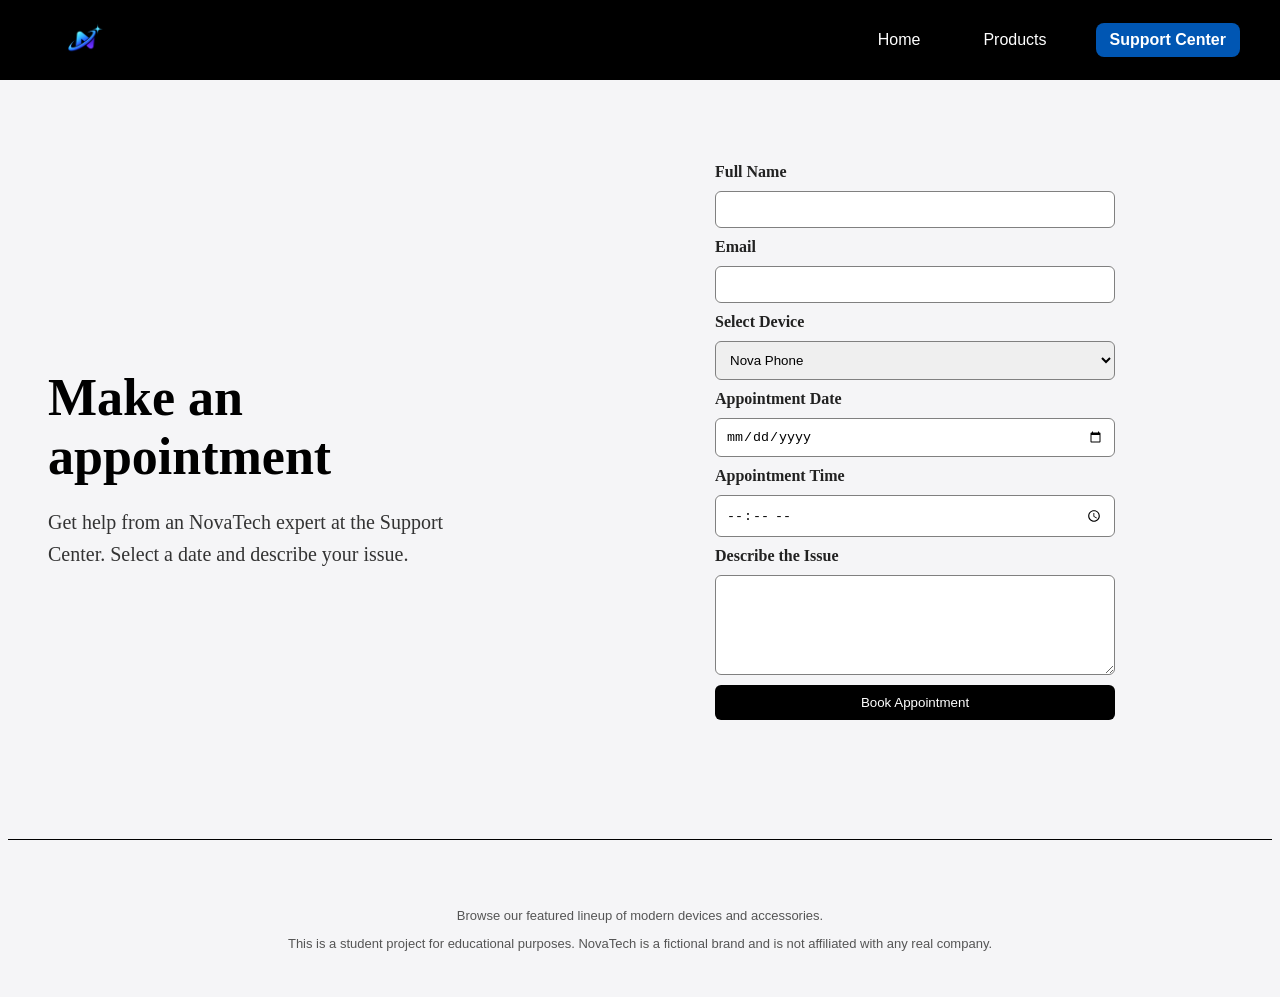
<file: Support_Center.html>
<!DOCTYPE html>
<html lang="en">
<head>
    <meta charset="UTF-8">
    <link rel="stylesheet" href="Style.css">
    <link rel="icon" type="image/png" href="Pictures/NovaTech_favicon.png">
    <title>Support Center | NovaTech</title>
</head>
<body>

<!-- header with navigation menu -->
<header class="header">

    <!-- I tried to display the logo at the logo at the navigation menu but it did not worked -->
    <img src="Pictures/NovaTech_favicon.png" alt="Logo" class="logo-img">

    <!-- navigation links to other pages -->
    <nav>
        <a href="index.html">Home</a>
        <a href="Products.html">Products</a>
        <a href="Support_Center.html" class = "active">Support Center</a>
    </nav>

</header>

<!-- Main Genius Bar section -->
<section class = "geniusContainer">

    <!-- Text displaying the purpose of the page -->
    <div class = "geniusText">
        <h1>Make an appointment</h1> <!-- Section title -->
        <p>Get help from an NovaTech expert at the Support Center. Select a date and describe your issue.</p>
    </div>

        <!-- Appointment form -->
    <form class = "appointmentForm">

        <!-- User name input -->
        <label>Full Name</label>
        <input type = "text" required>

        <!-- Email input -->
        <label>Email</label>
        <input type = "email" required>

        <!-- Device selection dropdown -->
        <label>Select Device</label>
        <select>
            <option>Nova Phone</option>
            <option>NovaBook</option>
            <option>Nova Watch</option>
            <option>NovaPods</option>
        </select>

        <!-- Appointment date -->
        <label>Appointment Date</label>
        <input type = "date" required>

        <!-- Appointment time -->
        <label>Appointment Time</label>
        <input type = "time" required>

        <!-- Text area to describe the problem -->
        <label>Describe the Issue</label>
        <textarea rows = "4"></textarea>

        <!-- Submit button -->
        <button type = "submit">Book Appointment</button>

            <!-- Confirmation message after submission -->
            <p id = "confirmation"></p>
    </form>
</section>


<!-- Footer with store information and links -->
<footer class="footer">
    <p>Browse our featured lineup of modern devices and accessories.</p>
    <p>This is a student project for educational purposes. NovaTech is a fictional brand and is not affiliated with any real company.</p>
</footer>


<!-- JavaScript to handle form submission -->
<script>

    // Select the form and listen for submit event
    document.querySelector(".appointmentForm").addEventListener("submit", function(e){
        e.preventDefault(); // Prevent page reload after submission

        // Show confirmation message
        document.getElementById("confirmation").innerText =
            "Your Genius Bar appointment has been successfully scheduled.";

    });

</script>

</body>
</html>
</file>
<file: Style.css>
/* Applying box-sizing to all elements so padding and borders are included in width/height */
* {
    box-sizing: border-box;
}

/* General page styling */
body {
    margin-top: 80px; /* Space for fixed header */
    background-color: #f5f5f7; /* Light gray Apple style background */
}

/* Default section layout used across the site */
section {
    border-bottom: 1px solid black; /* Divider between sections */
    display: flex; /* Flex layout for content alignment */
    flex-direction: row; /* Elements appear side by side */
    align-items: center; /* Vertical alignment */
    gap: 60px; /* Space between elements */
    padding: 120px 40px; /* Space inside sections */
}

/* Default styling for images inside sections */
section img {
    height: auto; /* Maintain image proportions */
}

/* Header navigation bar */
.header {
    position: fixed; /* Keeps header fixed at top when scrolling */
    top: 0;
    left: 0;
    width: 100%; /* Full width navigation bar */
    background: black; /* Black Apple style navigation */
    display: flex; /* Flex layout for logo and menu */
    justify-content: space-between; /* Space between logo and menu */
    align-items: center; /* Vertical alignment */
    padding: 10px 40px; /* Internal spacing */
}

/* Logo container layout */
.logo-title {
    display: flex; /* Align logo and title */
    align-items: center; /* Vertical alignment */
    gap: 10px; /* Space between logo and text */
}

/* Apple logo styling */
.logo-img {
    height: 60px; /* Fixed logo height */
}

/* Navigation menu container */
nav {
    display: flex; /* Horizontal navigation layout */
    gap: 15px; /* Space between navigation items */
}

/* Navigation link styling */
nav a {
    margin-left: 20px; /* Space between links */
    text-decoration: none; /* Remove underline */
    color: white; /* White text for contrast */
    font-family: sans-serif; /* Clean font */
    border-radius: 8px; /* Rounded corners */
    padding: 8px 14px; /* Space inside links */
    transition: background 0.3s; /* Smooth hover effect */
}

/* Navigation hover effect */
nav a:hover {
    background-color: #0056b3; /* Blue hover color */
}

/* Active page link styling */
nav a.active {
    background-color: #0056b3; /* Highlight current page */
    color: white;
    font-weight: bold; /* Emphasize active page */
}

/* Home page text styling */
.paragraph-for-main-page {
    font-family: serif; /* Serif font for description text */
    font-weight: bold;
    max-width: 600px; /* Limit text width for readability */
}

/* Product image hover animation */
.makeBigger {
    width: auto; /* Automatic width */
    transition: transform 0.3s ease; /* Smooth zoom effect */
}

/* Image grows slightly when hovered */
.makeBigger:hover {
    transform: scale(1.1);
}

/* Home page product sections layout */
.homeSection {
    display: flex; /* Flex layout */
    align-items: center; /* Vertical alignment */
    justify-content: center; /* Center content */
    gap: 80px; /* Space between image and text */
    padding: 120px 60px; /* Section spacing */
}

/* Home page images */
.homeSection img {
    width: 100%; /* Responsive width */
    max-width: 700px; /* Maximum image size */
    height: auto; /* Maintain proportions */
}

/* Text description next to product images */
.homeText {
    max-width: 500px; /* Limit text width */
    font-family: serif; /* Serif font */
    font-weight: bold;
    font-size: 24px; /* Large readable text */
    line-height: 1.5; /* Improve readability */
}

/* Product page section layout */
.ProductSection {
    display: flex; /* Two column layout */
    gap: 100px; /* Space between columns */
    padding: 120px 80px; /* Section spacing */
}

/* Left side of product section (image area) */
.ProductLeft {
    width: 50%; /* Half page width */
}

/* Product images */
.ProductLeft img {
    width: 100%; /* Responsive image */
    max-width: 650px; /* Maximum image size */
}

/* Right side of product section (text area) */
.ProductRight {
    width: 50%; /* Half page width */
}

/* Product title styling */
.ProductRight h1 {
    font-size: 48px; /* Large product title */
    font-family: sans-serif;
}

/* Product price styling */
.price {
    font-size: 24px;
    margin-bottom: 30px; /* Space below price */
}

/* Product feature descriptions */
.feature {
    font-size: 24px;
    font-family: sans-serif;
    font-weight: bold;
    padding: 25px 0; /* Space above and below feature text */
    border-top: 1px solid gray; /* Divider between features */
}

/* Dark theme sections used in product pages */
.darkSection{
    background-color: black; /* Dark background */
    color: white; /* White text */
}

/* Gray divider between product sections */
.grayDivider{
    background-color: #1c1c1e;
    height: 140px; /* Visual spacing divider */
}

/* White divider used for spacing */
.whiteDivider{
    background-color: white;
    height: 140px;
}

/* Genius Bar page */

/* Appointment section title styling */
.appointmentSection{
    margin-top: 120px; /* Space below header */
    text-align: center; /* Center text */
    font-family: sans-serif;
}

/* Appointment form container */
.appointmentForm{
    width: 400px; /* Fixed form width */
    margin: auto; /* Center form horizontally */
    display: flex;
    flex-direction: column; /* Stack inputs vertically */
    gap: 10px; /* Space between inputs */
}

/* Form label styling */
.appointmentForm label{
    font-weight: bold;
    color: #222; /* Dark text color */
}

/* Input fields, dropdowns and text areas */
.appointmentForm input, .appointmentForm select, .appointmentForm textarea{
    padding: 10px;
    border-radius: 6px; /* Rounded inputs */
    border: 1px solid gray;
}

/* Submit button styling */
.appointmentForm button{
    background: black;
    color: white;
    padding: 10px;
    border: none;
    border-radius: 6px;
    cursor: pointer; /* Pointer cursor on hover */
}

/* Button hover effect */
.appointmentForm button:hover{
    background:#0056b3;
}

/* Textarea resizing behavior */
.appointmentForm textarea{
    resize: vertical; /* Allow vertical resize only */
    min-height: 100px; /* Minimum height */
}

/* Genius Bar layout container */
.geniusContainer{
    min-height: calc(100vh - 140px); /* Fill screen height */
    display: flex;
    justify-content: center; /* Center horizontally */
    align-items: center; /* Center vertically */
    gap: 100px; /* Space between text and form */
    padding: 40px;
    box-sizing: border-box;
}

/* Genius Bar description text */
.geniusText{
    max-width: 450px;
}

/* Genius Bar title styling */
.geniusText h1{
    font-size: 52px;
    margin-bottom: 15px;
    color: black;
}

/* Genius Bar paragraph styling */
.geniusText p{
    font-size: 20px;
    color: #333;
    line-height: 1.6;
    margin-bottom: 25px;
}

/* Confirmation message after form submission */
#confirmation{
    margin-top: 10px;
    color: green; /* Success message color */
    font-weight: bold;
    text-align: center;
}

/* Footer styling */
.footer{
    margin-top: 30px;
    padding: 25px;
    background-color: #f5f5f7;
    font-family: sans-serif;
    font-size: 13px;
    text-align: center;
    color: #555;
}

/* Footer links styling */
.footer a{
    text-decoration: none; /* Remove underline */
}

/* Footer link hover effect */
.footer a:hover{
    text-decoration: underline;
}
</file>
